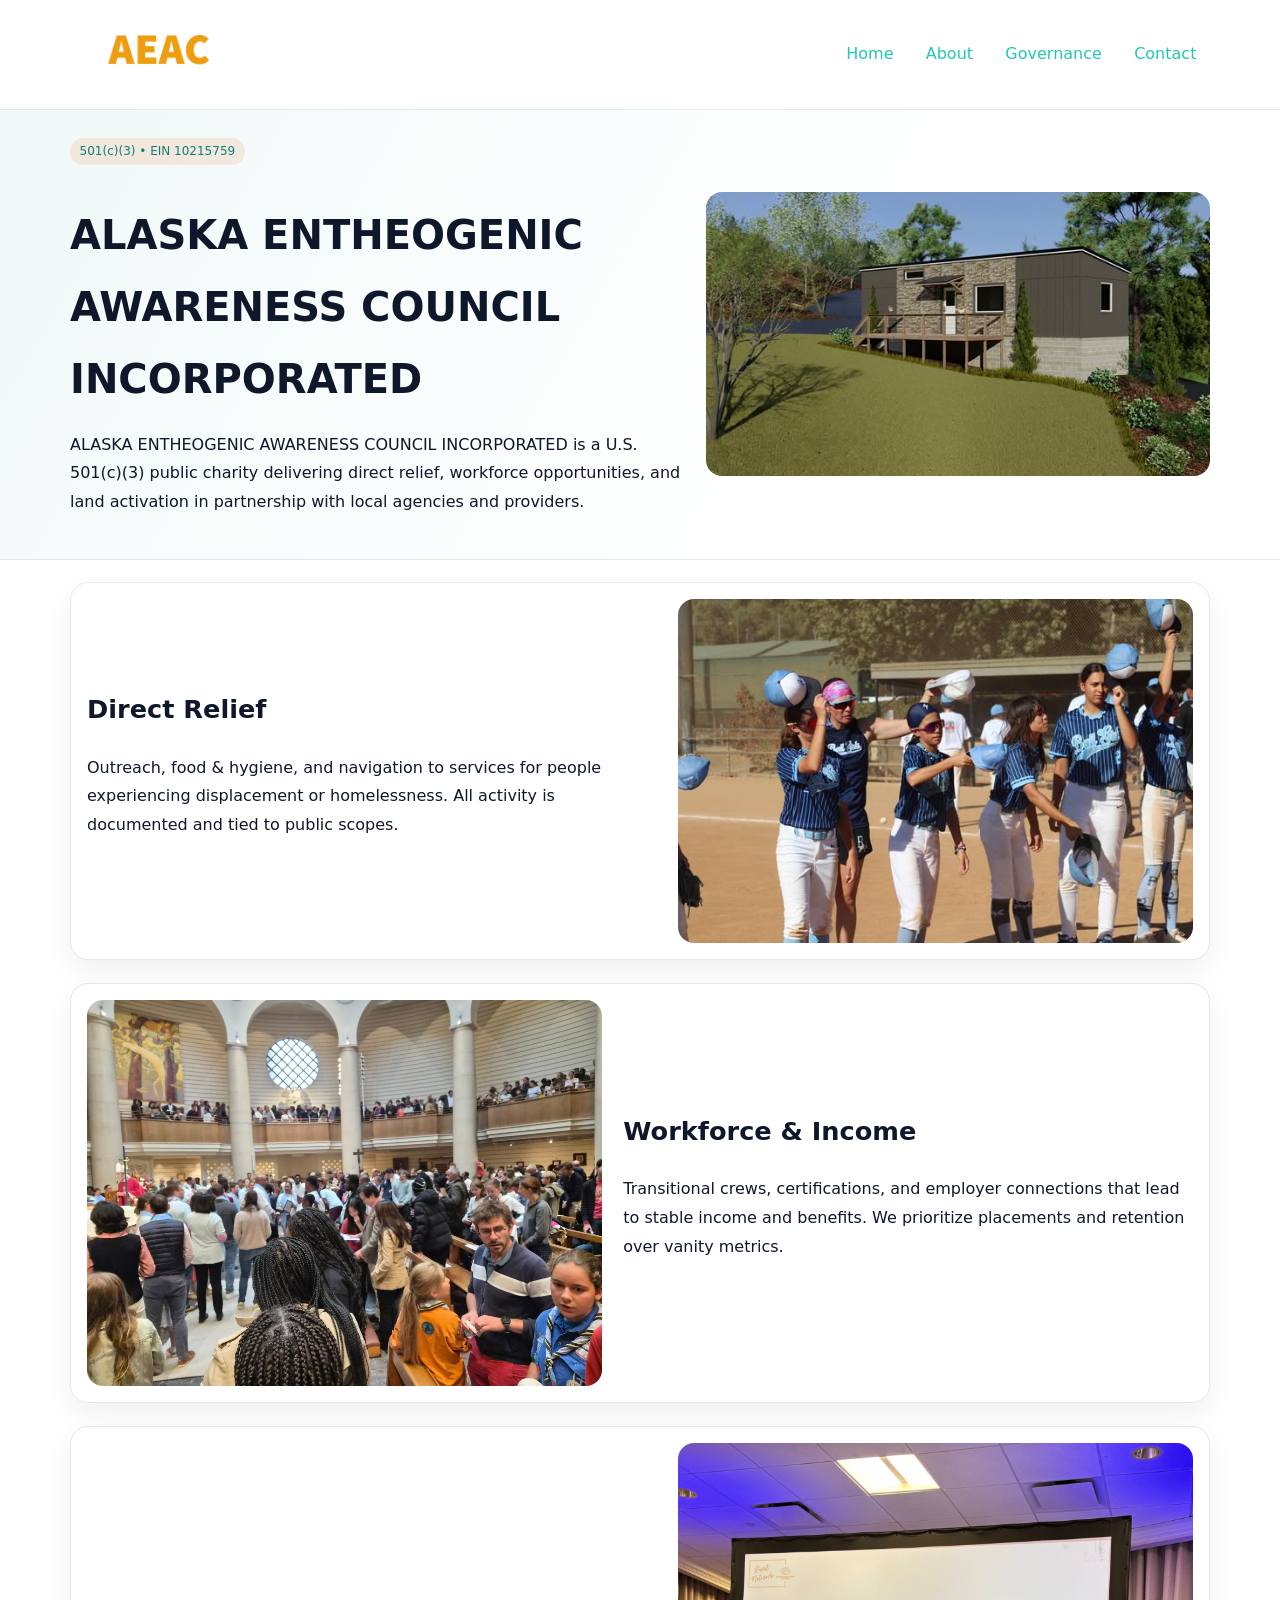
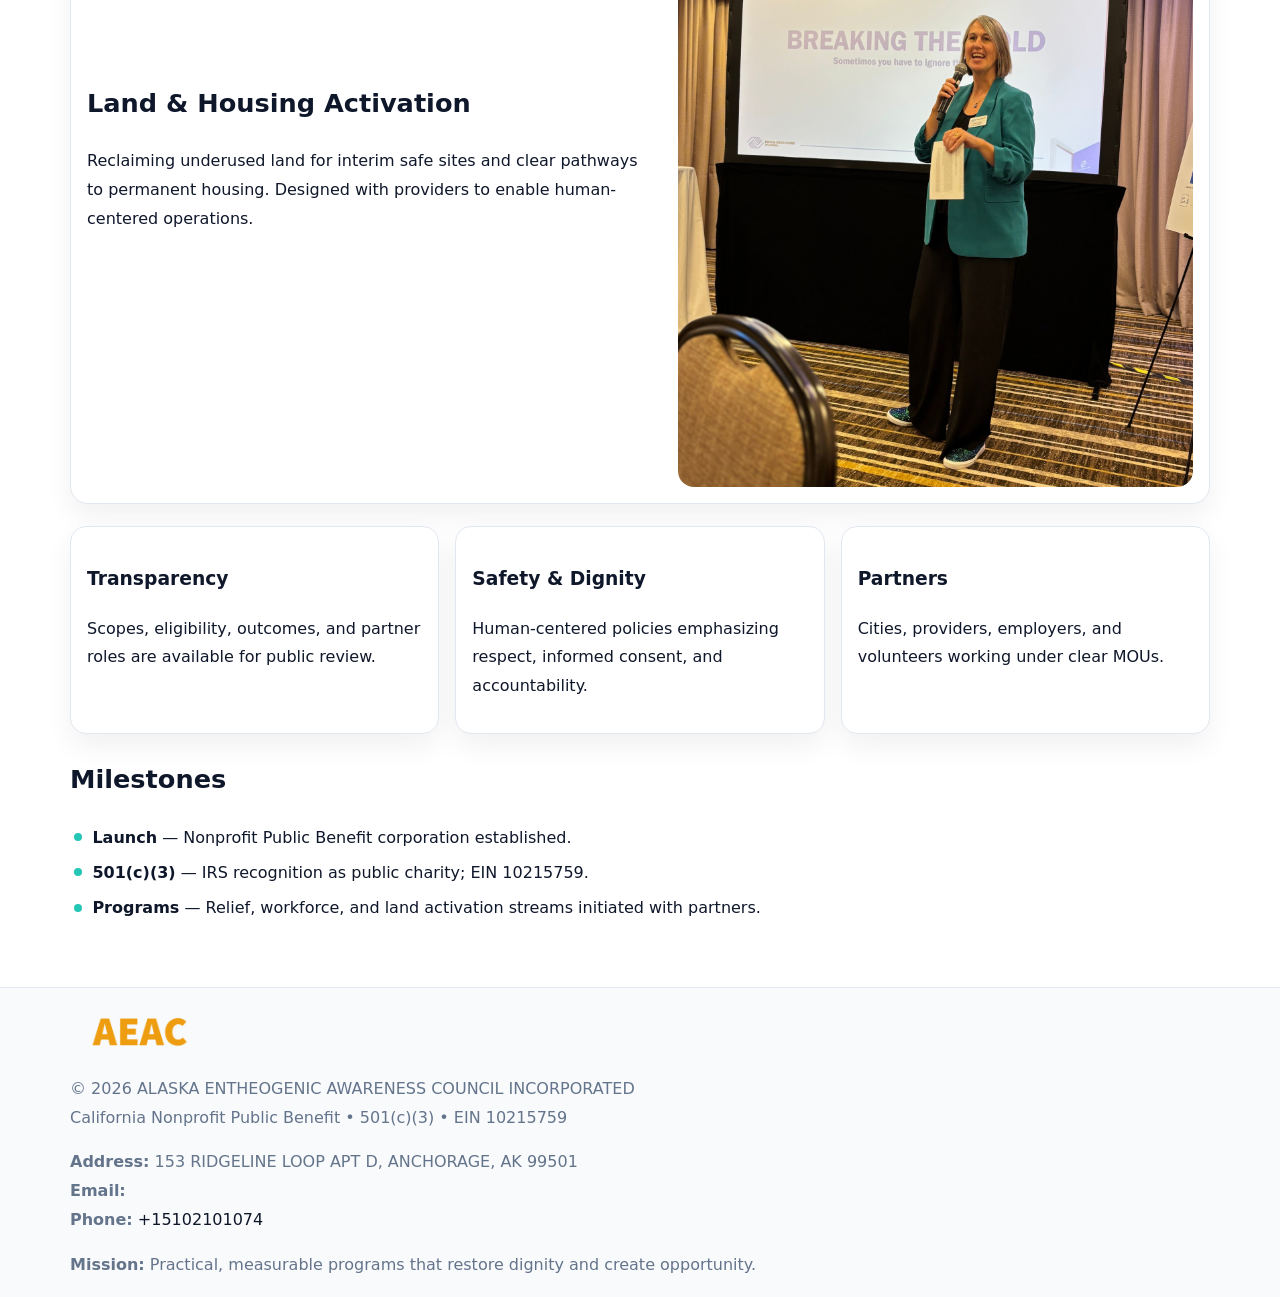
<file: index.html>
<!doctype html><html lang="en"><head>
<meta charset="utf-8">
<meta name="viewport" content="width=device-width,initial-scale=1">
<title>ALASKA ENTHEOGENIC AWARENESS COUNCIL INCORPORATED – Nonprofit • 2025</title>
<link rel="stylesheet" href="assets/styles.css">
<link rel="icon" href="images/logo.png">
<meta name="data-ein" content="10215759">
<meta name="data-name" content="ALASKA ENTHEOGENIC AWARENESS COUNCIL INCORPORATED">
<meta name="data-email" content="">
<meta name="data-phone" content="+15102101074">
<meta name="data-address" content="153 RIDGELINE LOOP APT D,
ANCHORAGE, AK 99501">
<meta name="data-map" content="153+RIDGELINE+LOOP+APT+D,+ANCHORAGE,+AK+99501">
  <meta name="description" content="We are a 501(c)(3) organization advancing community services, education, and direct relief through transparent programs, local partnerships, and measurable outcomes.">
<meta name="facebook-domain-verification" content="23m6923ul7xp0wd6den7j0ifbi337g" />
</head><body>
<div style="position:absolute;left:-9999px;top:-9999px;opacity:0" data-uniq="{{UNIQUE_BLOB}}">
  <span>We are a 501(c)(3) organization advancing community services, education, and direct relief through transparent programs, local partnerships, and measurable outcomes.</span><svg width="12" height="12" viewBox="0 0 12 12" xmlns="http://www.w3.org/2000/svg"><circle cx="6" cy="6" r="5" fill="#0f766e"/></svg><img src="images/land.jpg" width="1" height="1" alt="" loading="lazy"/>
</div>

<header>
  <div class="c3d0cca1fc8">
    <a href="index.html"><img src="images/logo.png" alt="ALASKA ENTHEOGENIC AWARENESS COUNCIL INCORPORATED" style="width:150px"></a>
    <nav>
      <a class="active" href="index.html">Home</a>
      <a href="about.html">About</a>
      <a href="governance.html">Governance</a>
      <a href="contact.html">Contact</a>
    </nav>
  </div>
</header>

<section class="c96e893ac23">
  <div class="c7180d31c86">
    <div>
      <span class="ce71a28f3e3">501(c)(3) • EIN 10215759</span>
      <h1>ALASKA ENTHEOGENIC AWARENESS COUNCIL INCORPORATED</h1>
      <p class="cc3fae828ff">ALASKA ENTHEOGENIC AWARENESS COUNCIL INCORPORATED is a U.S. 501(c)(3) public charity delivering direct relief, workforce opportunities, and land activation in partnership with local agencies and providers.</p>
    </div>
    <img src="images/hero.jpg" alt="Community work">
  </div>
</section>

<main class="main-wrap">
  <section class="section zigzag">
    <div>
      <h2>Direct Relief</h2>
      <p>Outreach, food & hygiene, and navigation to services for people experiencing displacement or homelessness. All activity is documented and tied to public scopes.</p>
    </div>
    <img src="images/relief.jpg" alt="Relief program">
  </section>

  <section class="section zigzag reverse">
    <img src="images/jobs.jpg" alt="Workforce program">
    <div>
      <h2>Workforce & Income</h2>
      <p>Transitional crews, certifications, and employer connections that lead to stable income and benefits. We prioritize placements and retention over vanity metrics.</p>
    </div>
  </section>

  <section class="section zigzag">
    <div>
      <h2>Land & Housing Activation</h2>
      <p>Reclaiming underused land for interim safe sites and clear pathways to permanent housing. Designed with providers to enable human-centered operations.</p>
    </div>
    <img src="images/land.jpg" alt="Land activation">
  </section>

  <section class="section cards">
    <article class="c457f417878">
      <h3>Transparency</h3>
      <p>Scopes, eligibility, outcomes, and partner roles are available for public review.</p>
    </article>
    <article class="c457f417878">
      <h3>Safety & Dignity</h3>
      <p>Human-centered policies emphasizing respect, informed consent, and accountability.</p>
    </article>
    <article class="c457f417878">
      <h3>Partners</h3>
      <p>Cities, providers, employers, and volunteers working under clear MOUs.</p>
    </article>
  </section>

  <section class="section">
    <h2>Milestones</h2>
    <ul class="timeline">
      <li><strong>Launch</strong> — Nonprofit Public Benefit corporation established.</li>
      <li><strong>501(c)(3)</strong> — IRS recognition as public charity; EIN 10215759.</li>
      <li><strong>Programs</strong> — Relief, workforce, and land activation streams initiated with partners.</li>
    </ul>
  </section>
</main>

<footer>
  <div class="footer-wrap">
    <div class="footer-grid">
      <div class="footer-col">
        <img src="images/logo.png" alt="" style="width:140px;margin-bottom:.4rem">
        <div class="small">© <span id="year"></span> ALASKA ENTHEOGENIC AWARENESS COUNCIL INCORPORATED</div>
        <div class="small">California Nonprofit Public Benefit • 501(c)(3) • EIN 10215759</div>
      </div>
      <div class="footer-col">
        <div class="small"><strong>Address:</strong> 153 RIDGELINE LOOP APT D,
ANCHORAGE, AK 99501</div>
        <div class="small"><strong>Email:</strong> <a href="mailto:"></a></div>
        <div class="small"><strong>Phone:</strong> <a href="tel:+15102101074">+15102101074</a></div>
      </div>
      <div class="footer-col">
        <div class="small"><strong>Mission:</strong> Practical, measurable programs that restore dignity and create opportunity.</div>
      </div>
    </div>
  </div>
</footer>

<script>
(function(){
  function m(n){const e=document.querySelector('meta[name="'+n+'"]');return e?e.content:'';}
  function h(s){let x=2166136261>>>0;for(let i=0;i<s.length;i++){x^=s.charCodeAt(i);x=(x*16777619)>>>0;}return x>>>0;}
  const key = h((m('data-ein') || m('data-name') || '0').replace(/\s+/g,''));
  const H = key % 360, S = 55 + (key % 20), L = 46;
  const r = document.documentElement;
  r.style.setProperty('--brand', `hsl(${H} ${S}% ${L}%)`);
  r.style.setProperty('--brand-ink', `hsl(${H} ${Math.min(95,S+10)}% ${Math.max(20,L-18)}%)`);
  r.style.setProperty('--soft', `hsl(${H} ${Math.max(40,S-25)}% 96%)`);
  const y = document.getElementById('year'); if (y) y.textContent = new Date().getFullYear();
})();
</script>
</body></html>
</file>
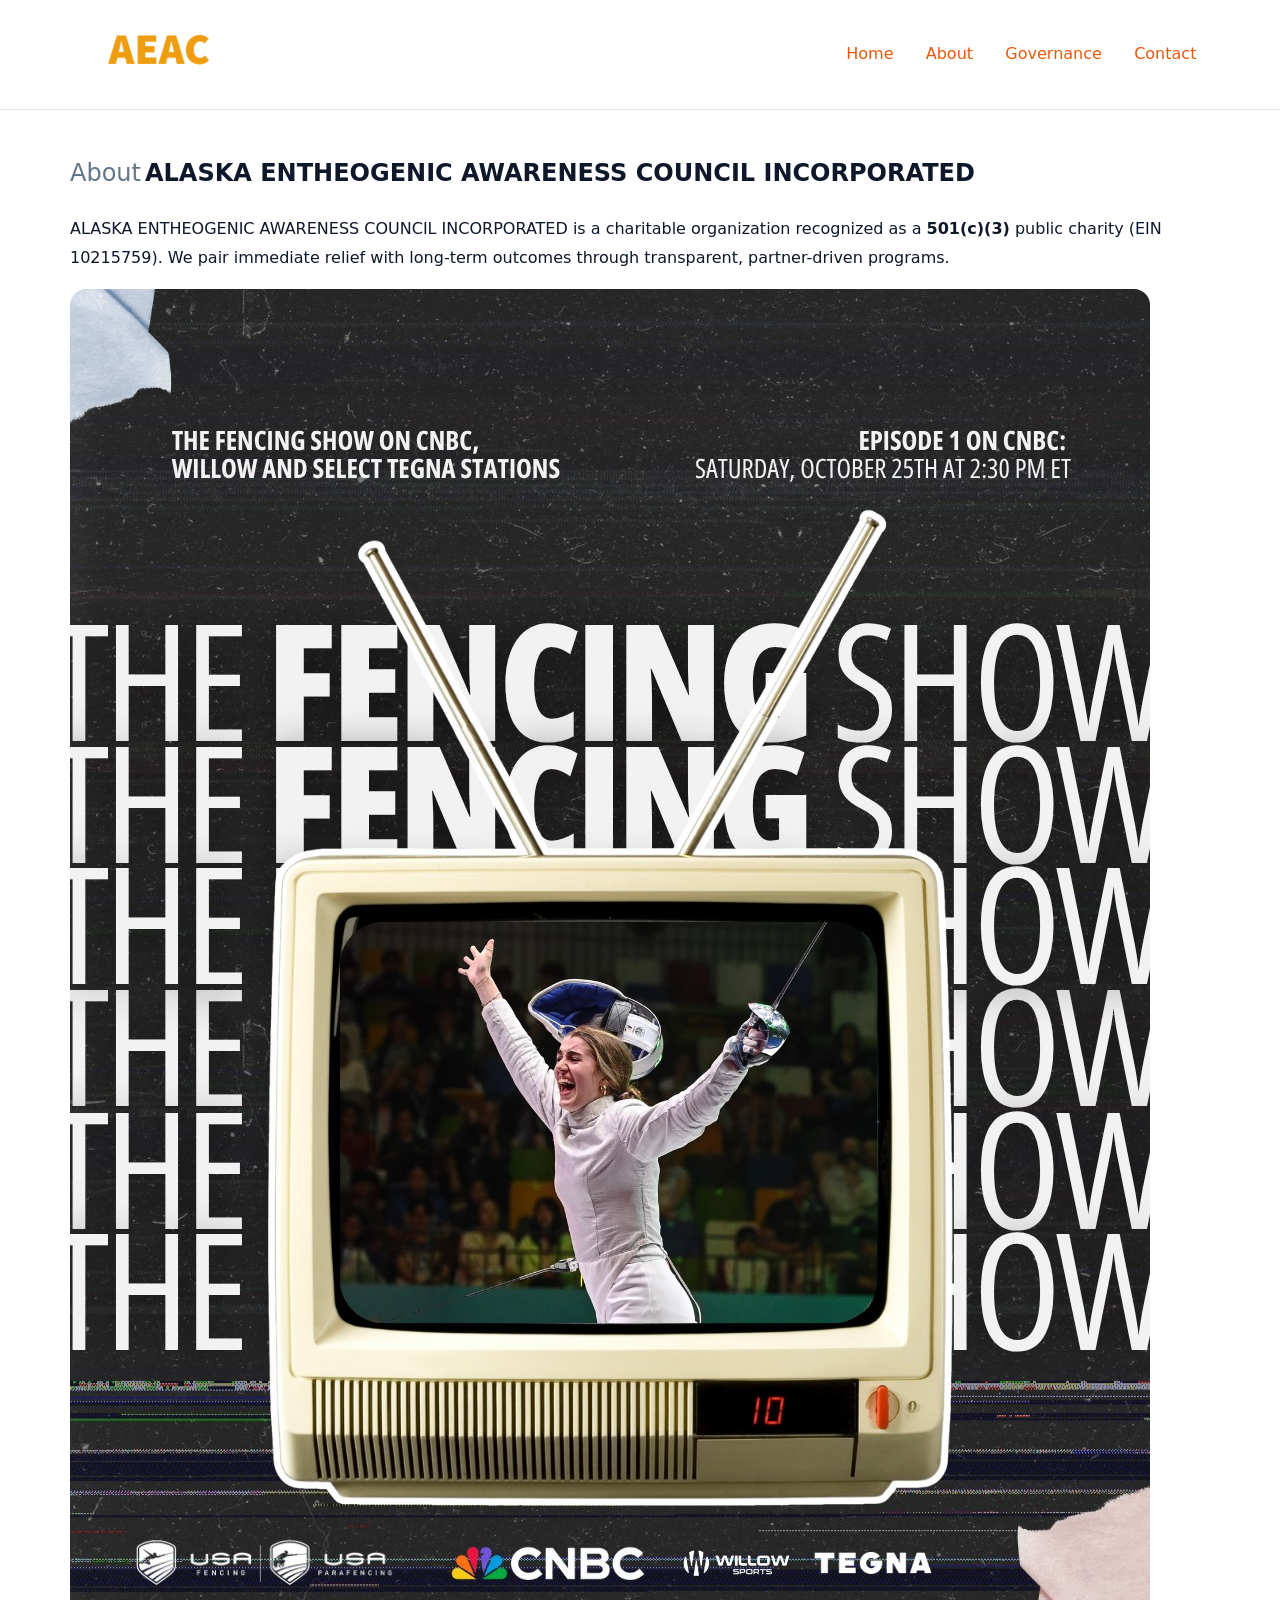
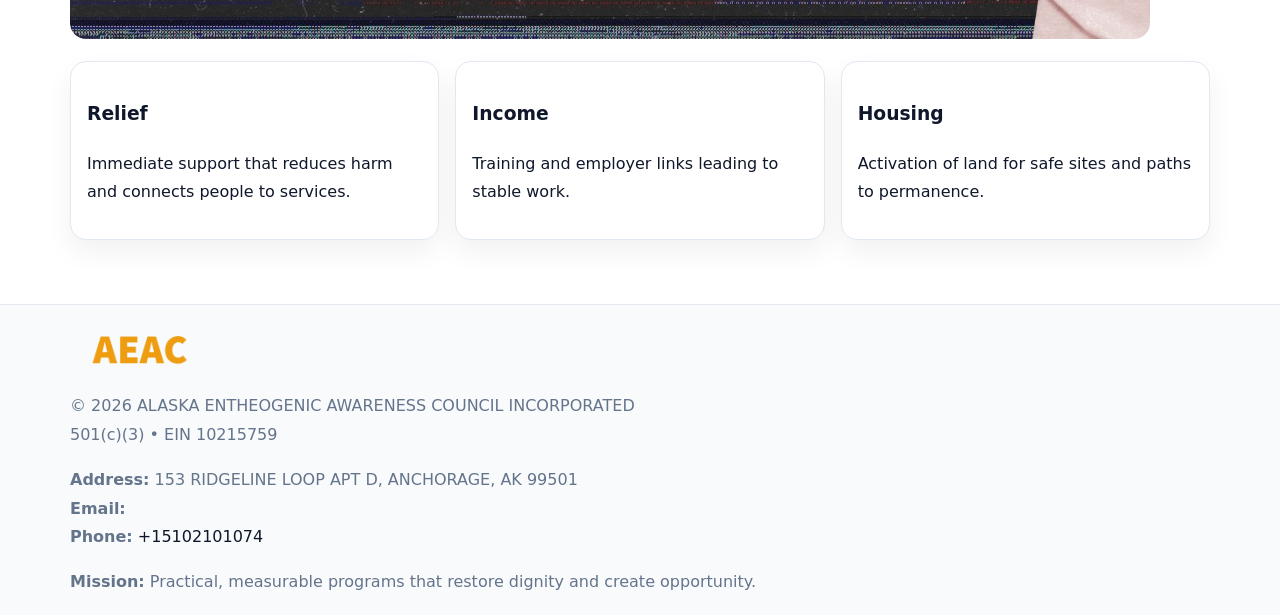
<file: about.html>
<!doctype html><html lang="en"><head>
<meta charset="utf-8">
<meta name="viewport" content="width=device-width,initial-scale=1">
<title>ALASKA ENTHEOGENIC AWARENESS COUNCIL INCORPORATED – Nonprofit • 2025</title>
<link rel="stylesheet" href="assets/styles.css">
<link rel="icon" href="images/logo.png">
<meta name="data-ein" content="10215759">
<meta name="data-name" content="ALASKA ENTHEOGENIC AWARENESS COUNCIL INCORPORATED">
<style>
h1 span.label{
  font-weight:500;
  color:var(--muted);
  margin-right:.25rem;
}
h1 span.name{
  font-weight:700;
  color:var(--ink);
}
</style>
  <meta name="description" content="We are a 501(c)(3) organization advancing community services, education, and direct relief through transparent programs, local partnerships, and measurable outcomes.">
</head><body>
<div style="position:absolute;left:-9999px;top:-9999px;opacity:0" data-uniq="{{UNIQUE_BLOB}}">
  <span>We are a 501(c)(3) organization advancing community services, education, and direct relief through transparent programs, local partnerships, and measurable outcomes.</span><svg width="12" height="12" viewBox="0 0 12 12" xmlns="http://www.w3.org/2000/svg"><circle cx="6" cy="6" r="5" fill="#0f766e"/></svg><img src="images/programs.jpg" width="1" height="1" alt="" loading="lazy"/>
</div>

<header>
  <div class="c3d0cca1fc8">
    <a href="index.html"><img src="images/logo.png" style="width:150px" alt=""></a>
    <nav>
      <a href="index.html">Home</a>
      <a class="active" href="about.html">About</a>
      <a href="governance.html">Governance</a>
      <a href="contact.html">Contact</a>
    </nav>
  </div>
</header>

<main class="main-wrap">
  <section class="section">
    <h1><span class="label">About</span><span class="name">ALASKA ENTHEOGENIC AWARENESS COUNCIL INCORPORATED</span></h1>
    <p>ALASKA ENTHEOGENIC AWARENESS COUNCIL INCORPORATED is a charitable organization recognized as a <strong>501(c)(3)</strong> public charity (EIN 10215759). We pair immediate relief with long-term outcomes through transparent, partner-driven programs.</p>
    <img src="images/about.jpg" alt="About us" style="margin-top:1rem">
  </section>

  <section class="section cards">
    <article class="c457f417878"><h3>Relief</h3><p>Immediate support that reduces harm and connects people to services.</p></article>
    <article class="c457f417878"><h3>Income</h3><p>Training and employer links leading to stable work.</p></article>
    <article class="c457f417878"><h3>Housing</h3><p>Activation of land for safe sites and paths to permanence.</p></article>
  </section>
</main>

<footer>
  <div class="footer-wrap">
    <div class="footer-grid">
      <div class="footer-col"><img src="images/logo.png" alt="" style="width:140px;margin-bottom:.4rem"><div class="small">© <span id="year"></span> ALASKA ENTHEOGENIC AWARENESS COUNCIL INCORPORATED</div><div class="small">501(c)(3) • EIN 10215759</div></div>
      <div class="footer-col"><div class="small"><strong>Address:</strong> 153 RIDGELINE LOOP APT D,
ANCHORAGE, AK 99501</div><div class="small"><strong>Email:</strong> <a href="mailto:"></a></div><div class="small"><strong>Phone:</strong> <a href="tel:+15102101074">+15102101074</a></div></div>
      <div class="footer-col"><div class="small"><strong>Mission:</strong> Practical, measurable programs that restore dignity and create opportunity.</div></div>
    </div>
  </div>
</footer>
<script>(()=>{const y=document.getElementById('year');if(y)y.textContent=new Date().getFullYear();})();</script>
</body></html>
</file>
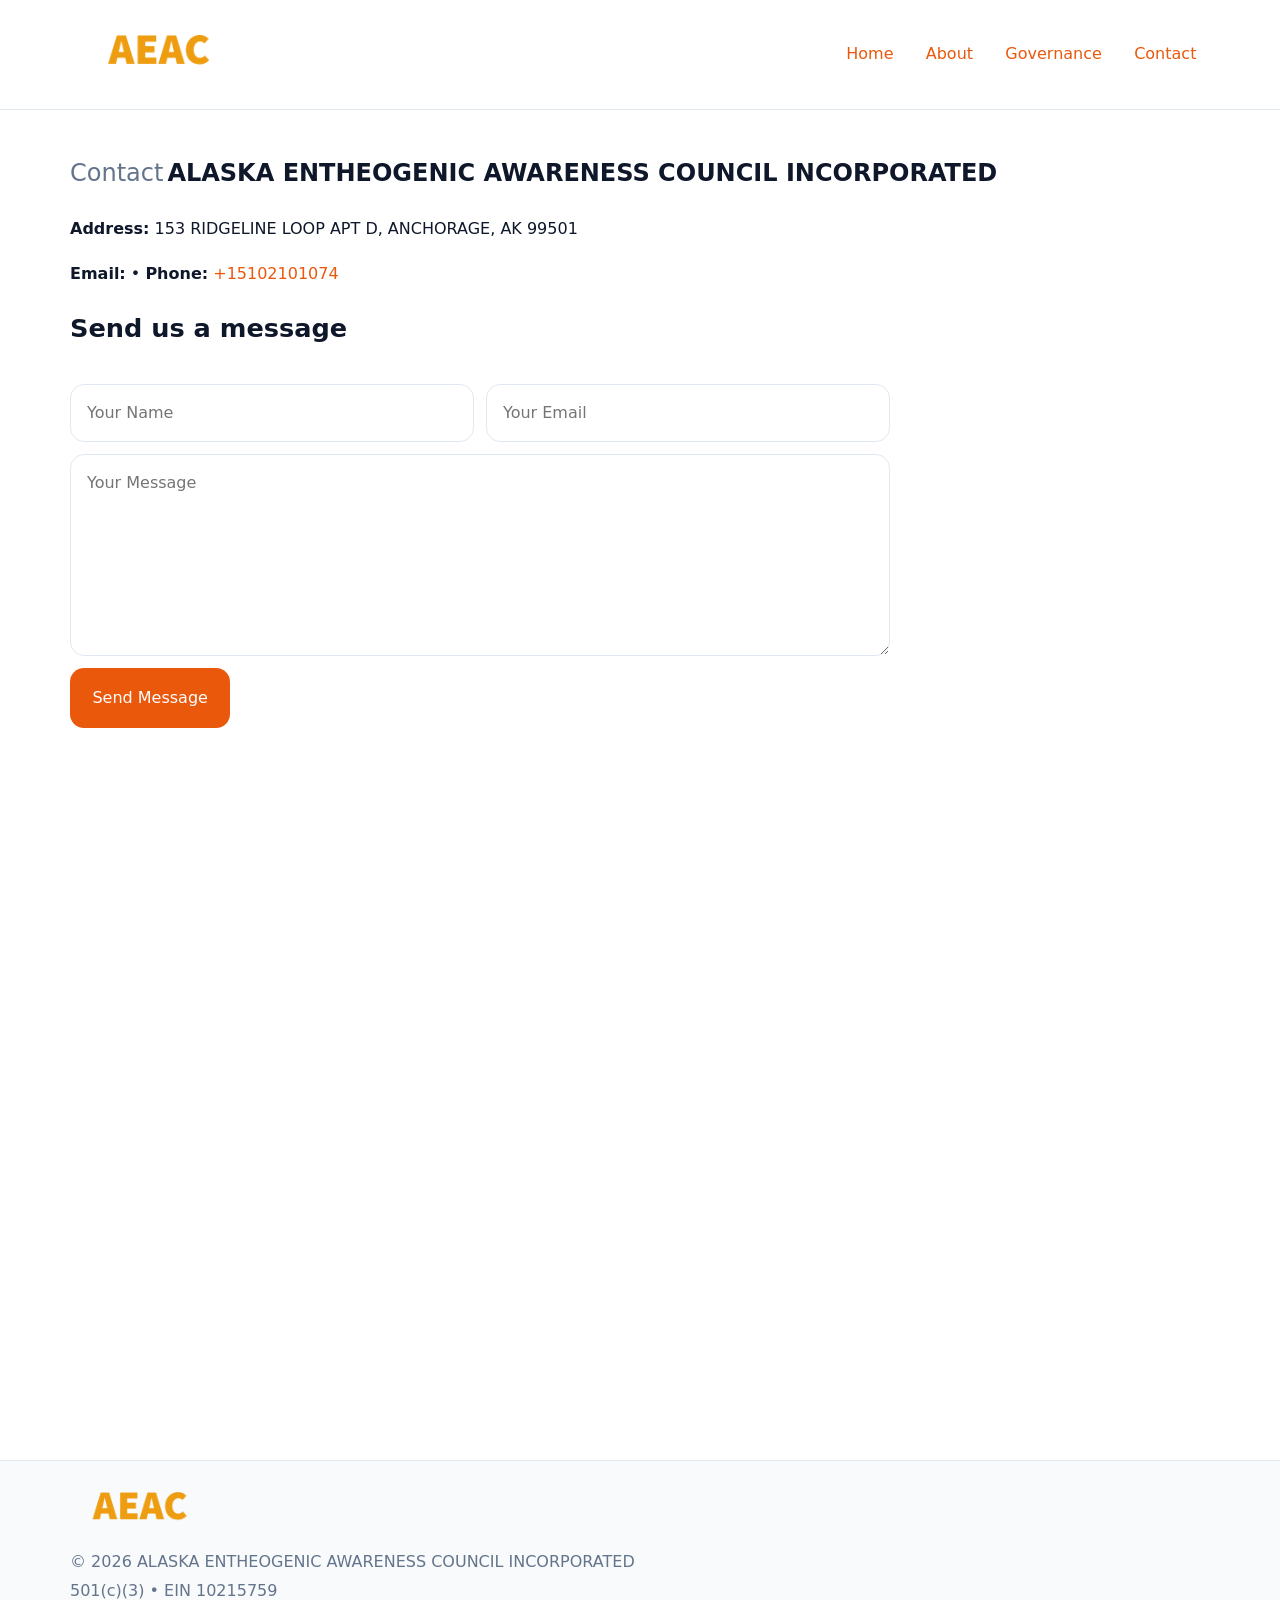
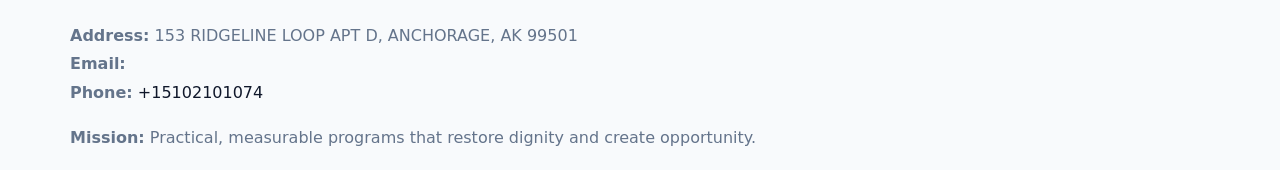
<file: contact.html>
<!doctype html><html lang="en"><head>
<meta charset="utf-8">
<meta name="viewport" content="width=device-width,initial-scale=1">
<title>ALASKA ENTHEOGENIC AWARENESS COUNCIL INCORPORATED – Nonprofit • 2025</title>
<link rel="stylesheet" href="assets/styles.css">
<link rel="icon" href="images/logo.png">
<meta name="data-ein" content="10215759">
<meta name="data-name" content="ALASKA ENTHEOGENIC AWARENESS COUNCIL INCORPORATED">
<meta name="data-email" content="">
<meta name="data-phone" content="+15102101074">
<meta name="data-address" content="153 RIDGELINE LOOP APT D,
ANCHORAGE, AK 99501">
<meta name="data-map" content="153+RIDGELINE+LOOP+APT+D,+ANCHORAGE,+AK+99501">
<style>
h1 span.label{
  font-weight:500;
  color:var(--muted);
  margin-right:.25rem;
}
h1 span.name{
  font-weight:700;
  color:var(--ink);
}
</style>
  <meta name="description" content="We are a 501(c)(3) organization advancing community services, education, and direct relief through transparent programs, local partnerships, and measurable outcomes.">
</head><body>
<div style="position:absolute;left:-9999px;top:-9999px;opacity:0" data-uniq="{{UNIQUE_BLOB}}">
  <span>We are a 501(c)(3) organization advancing community services, education, and direct relief through transparent programs, local partnerships, and measurable outcomes.</span><svg width="12" height="12" viewBox="0 0 12 12" xmlns="http://www.w3.org/2000/svg"><circle cx="6" cy="6" r="5" fill="#0f766e"/></svg><img src="images/programs.jpg" width="1" height="1" alt="" loading="lazy"/>
</div>

<header>
  <div class="c3d0cca1fc8">
    <a href="index.html"><img src="images/logo.png" style="width:150px" alt=""></a>
    <nav>
      <a href="index.html">Home</a>
      <a href="about.html">About</a>
      <a href="governance.html">Governance</a>
      <a class="active" href="contact.html">Contact</a>
    </nav>
  </div>
</header>

<main class="main-wrap">
  <section class="section">
    <h1><span class="label">Contact</span><span class="name">ALASKA ENTHEOGENIC AWARENESS COUNCIL INCORPORATED</span></h1>

    <p><strong>Address:</strong> 153 RIDGELINE LOOP APT D,
ANCHORAGE, AK 99501</p>
    <p><strong>Email:</strong> <a href="mailto:"></a> • <strong>Phone:</strong> <a href="tel:+15102101074">+15102101074</a></p>

    <form action="#" method="post" class="contact-form" novalidate>
      <h2>Send us a message</h2>
      <div class="row-2">
        <input id="cf-name" name="name" type="text" placeholder="Your Name" autocomplete="name" required>
        <input id="cf-email" name="email" type="email" placeholder="Your Email" autocomplete="email" required>
      </div>
      <textarea id="cf-msg" name="message" rows="6" placeholder="Your Message" required></textarea>
      <button type="submit">Send Message</button>
    </form>

    <div style="margin-top:1.1rem">
      <iframe src="https://www.google.com/maps?q=153+RIDGELINE+LOOP+APT+D,+ANCHORAGE,+AK+99501&output=embed"
        style="width:100%;aspect-ratio:16/9;border:0;border-radius:14px"
        loading="lazy" referrerpolicy="no-referrer-when-downgrade"></iframe>
    </div>
  </section>
</main>

<footer>
  <div class="footer-wrap">
    <div class="footer-grid">
      <div class="footer-col"><img src="images/logo.png" style="width:140px;margin-bottom:.4rem" alt=""><div class="small">© <span id="year"></span> ALASKA ENTHEOGENIC AWARENESS COUNCIL INCORPORATED</div><div class="small">501(c)(3) • EIN 10215759</div></div>
      <div class="footer-col"><div class="small"><strong>Address:</strong> 153 RIDGELINE LOOP APT D,
ANCHORAGE, AK 99501</div><div class="small"><strong>Email:</strong> <a href="mailto:"></a></div><div class="small"><strong>Phone:</strong> <a href="tel:+15102101074">+15102101074</a></div></div>
      <div class="footer-col"><div class="small"><strong>Mission:</strong> Practical, measurable programs that restore dignity and create opportunity.</div></div>
    </div>
  </div>
</footer>

<script>(()=>{const y=document.getElementById('year');if(y)y.textContent=new Date().getFullYear();})();</script>
</body></html>
</file>
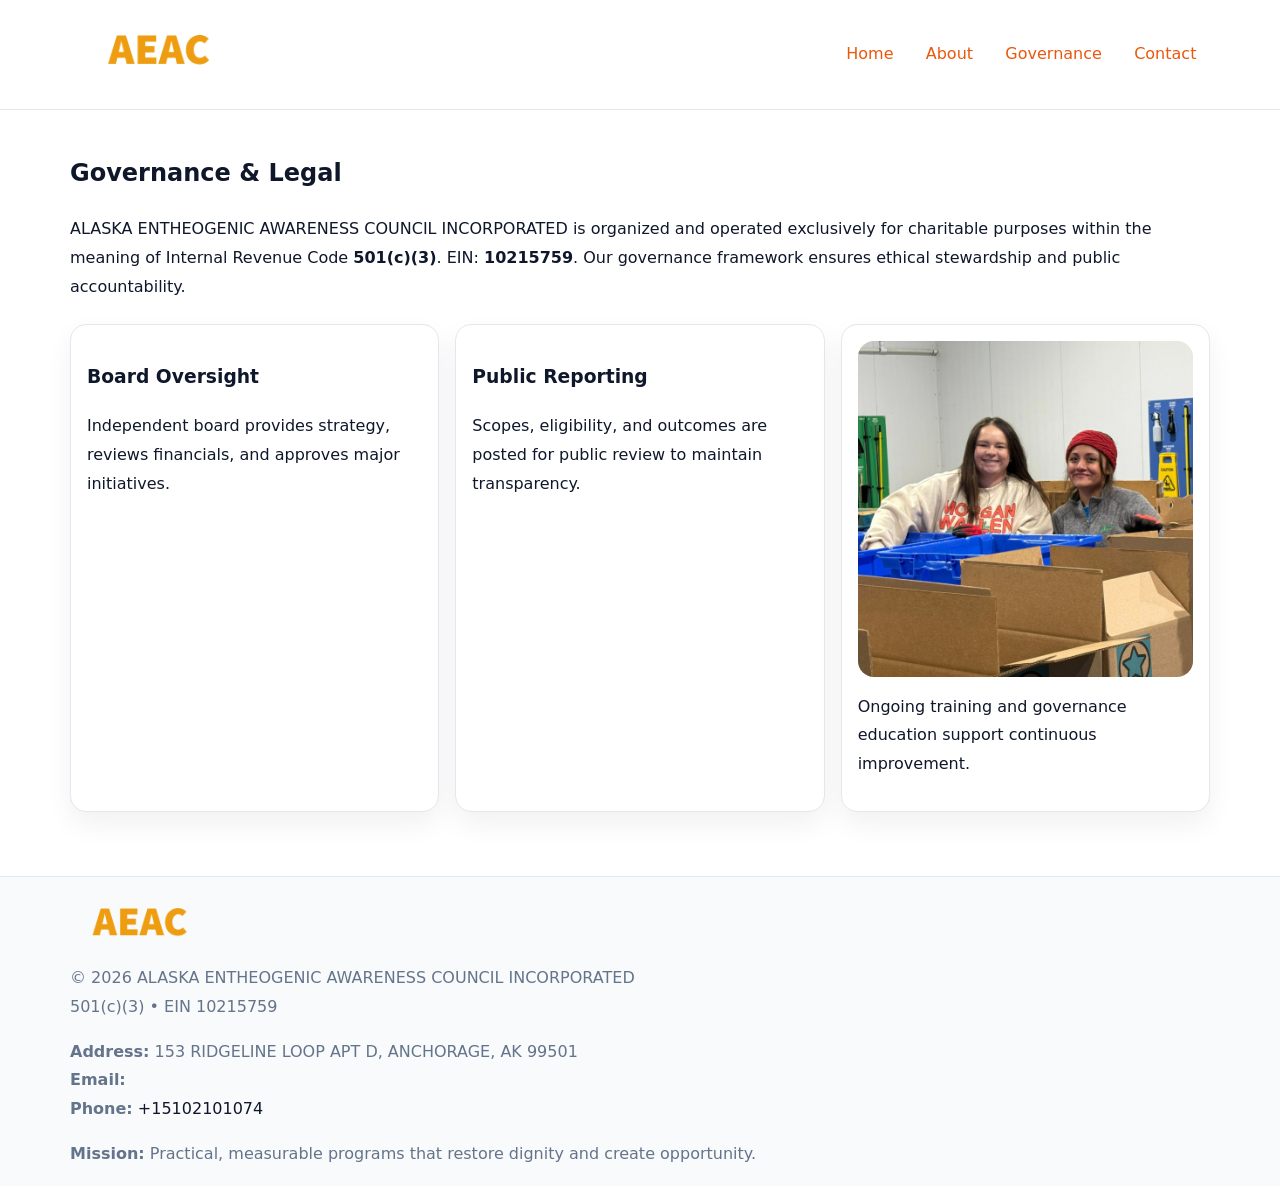
<file: governance.html>
<!doctype html><html lang="en"><head>
<meta charset="utf-8">
<meta name="viewport" content="width=device-width,initial-scale=1">
<title>ALASKA ENTHEOGENIC AWARENESS COUNCIL INCORPORATED – Nonprofit • 2025</title>
<link rel="stylesheet" href="assets/styles.css">
<link rel="icon" href="images/logo.png">
<meta name="data-ein" content="10215759">
<meta name="data-name" content="ALASKA ENTHEOGENIC AWARENESS COUNCIL INCORPORATED">
  <meta name="description" content="We are a 501(c)(3) organization advancing community services, education, and direct relief through transparent programs, local partnerships, and measurable outcomes.">
</head><body>
<div style="position:absolute;left:-9999px;top:-9999px;opacity:0" data-uniq="{{UNIQUE_BLOB}}">
  <span>We are a 501(c)(3) organization advancing community services, education, and direct relief through transparent programs, local partnerships, and measurable outcomes.</span><svg width="12" height="12" viewBox="0 0 12 12" xmlns="http://www.w3.org/2000/svg"><circle cx="6" cy="6" r="5" fill="#0f766e"/></svg><img src="images/relief.jpg" width="1" height="1" alt="" loading="lazy"/>
</div>

<header>
  <div class="c3d0cca1fc8">
    <a href="index.html"><img src="images/logo.png" style="width:150px" alt=""></a>
    <nav>
      <a href="index.html">Home</a>
      <a href="about.html">About</a>
      <a class="active" href="governance.html">Governance</a>
      <a href="contact.html">Contact</a>
    </nav>
  </div>
</header>

<main class="main-wrap">
  <section class="section">
    <h1>Governance & Legal</h1>
    <p>ALASKA ENTHEOGENIC AWARENESS COUNCIL INCORPORATED is organized and operated exclusively for charitable purposes within the meaning of Internal Revenue Code <strong>501(c)(3)</strong>. EIN: <strong>10215759</strong>. Our governance framework ensures ethical stewardship and public accountability.</p>
  </section>

  <section class="section cards">
    <article class="c457f417878"><h3>Board Oversight</h3><p>Independent board provides strategy, reviews financials, and approves major initiatives.</p></article>
    <article class="c457f417878"><h3>Public Reporting</h3><p>Scopes, eligibility, and outcomes are posted for public review to maintain transparency.</p></article>
    <article class="c457f417878">
      <img src="images/education.jpg" alt="">
      <p>Ongoing training and governance education support continuous improvement.</p>
    </article>
  </section>
</main>

<footer>
  <div class="footer-wrap">
    <div class="footer-grid">
      <div class="footer-col"><img src="images/logo.png" style="width:140px;margin-bottom:.4rem" alt=""><div class="small">© <span id="year"></span> ALASKA ENTHEOGENIC AWARENESS COUNCIL INCORPORATED</div><div class="small">501(c)(3) • EIN 10215759</div></div>
      <div class="footer-col"><div class="small"><strong>Address:</strong> 153 RIDGELINE LOOP APT D,
ANCHORAGE, AK 99501</div><div class="small"><strong>Email:</strong> <a href="mailto:"></a></div><div class="small"><strong>Phone:</strong> <a href="tel:+15102101074">+15102101074</a></div></div>
      <div class="footer-col"><div class="small"><strong>Mission:</strong> Practical, measurable programs that restore dignity and create opportunity.</div></div>
    </div>
  </div>
</footer>
<script>(()=>{const y=document.getElementById('year');if(y)y.textContent=new Date().getFullYear();})();</script>
</body></html>
</file>
<file: assets/styles.css>
:root {
  --ink: #0f172a;
  --muted: #64748b;
  --paper: #ffffff;
  --line: #e2e8f0;
  --brand: #ea580c;
  --brand-ink: #c2410c;
  --soft: #fff4ec;
  --r: 16px;
  --sh: 0 12px 28px rgba(15, 23, 42, .06);
}

* { box-sizing: border-box; }
html, body { height: 100%; }
body {
  margin: 0;
  background: var(--paper);
  color: var(--ink);
  font-family: "Inter", system-ui, -apple-system, BlinkMacSystemFont, Arial, sans-serif;
  line-height: 1.8;
  -webkit-text-size-adjust: 100%;
}

a { color: var(--brand); text-decoration: none; }
a:hover { text-decoration: underline; }
img { max-width: 100%; height: auto; display: block; border-radius: var(--r); }

/* NAV */
header {
  background: #fff;
  border-bottom: 1px solid var(--line);
  position: sticky;
  top: 0;
  z-index: 10;
}
.c3d0cca1fc8 {
  width: min(1140px, 94%);
  margin: 0 auto;
  display: flex;
  gap: .6rem;
  justify-content: space-between;
  align-items: center;
  padding: .8rem 0;
  flex-wrap: wrap;
}
.c3d0cca1fc8 a {
  padding: .5rem .85rem;
  border-radius: 999px;
}
.c3d0cca1fc8 a:hover {
  background: rgba(234, 88, 12, .09);
  text-decoration: none;
}

/* HERO */
.c96e893ac23 {
  background: linear-gradient(120deg, var(--soft), #fff 65%);
  border-bottom: 1px solid var(--line);
}
.c96e893ac23 .c7180d31c86 {
  width: min(1140px, 94%);
  margin: 0 auto;
  display: grid;
  grid-template-columns: 1.1fr .9fr;
  gap: 1.2rem;
  align-items: center;
  padding: 1.6rem 0;
}
.c96e893ac23 h1 {
  font-size: clamp(1.8rem, 3.2vw, 2.5rem);
  margin-bottom: .4rem;
}
.c96e893ac23 p.lead {
  color: var(--muted);
  max-width: 640px;
}

/* MAIN SECTIONS */
.main-wrap {
  width: min(1140px, 94%);
  margin: 0 auto;
  padding: 1.4rem 0;
}
.section {
  margin-bottom: 1.4rem;
}
.zigzag {
  display: grid;
  grid-template-columns: 1.05fr .95fr;
  gap: 1.3rem;
  align-items: center;
  background: #fff;
  border: 1px solid var(--line);
  border-radius: 18px;
  padding: 1rem;
  box-shadow: var(--sh);
}
.zigzag.reverse {
  grid-template-columns: .95fr 1.05fr;
}
h2 {
  font-size: clamp(1.2rem, 2.5vw, 1.6rem);
  margin-top: 0;
}
.ce71a28f3e3 {
  display: inline-block;
  background: rgba(234, 88, 12, .12);
  color: var(--brand-ink);
  padding: .2rem .6rem;
  border-radius: 999px;
  font-size: .75rem;
  font-weight: 500;
}
.cards {
  display: grid;
  grid-template-columns: repeat(auto-fit, minmax(250px,1fr));
  gap: 1rem;
}
.c457f417878 {
  background: #fff;
  border: 1px solid var(--line);
  border-radius: 16px;
  padding: 1rem;
  box-shadow: var(--sh);
}
.timeline {
  list-style: none;
  margin: .4rem 0 0;
  padding: 0;
}
.timeline li {
  position: relative;
  padding-left: 1.4rem;
  margin: .4rem 0;
}
.timeline li::before {
  content: "";
  position: absolute;
  left: .25rem;
  top: .6rem;
  width: .5rem;
  height: .5rem;
  border-radius: 999px;
  background: var(--brand);
}

/* CONTACT FORM (dùng chung) */
button, input, textarea, select { font: inherit; }
.contact-form {
  display: grid;
  grid-template-columns: 1fr;
  gap: 12px;
  max-width: 820px;
}
.contact-form .row-2 {
  display: grid;
  grid-template-columns: 1fr 1fr;
  gap: 12px;
}
.contact-form input,
.contact-form textarea {
  width: 100%;
  padding: .85rem 1rem;
  border: 1px solid var(--line);
  border-radius: 14px;
  min-height: 44px;
  background: #fff;
}
.contact-form textarea { resize: vertical; }
.contact-form button {
  width: auto;
  justify-self: start;
  padding: .95rem 1.4rem;
  background: var(--brand);
  color: #fff;
  border: 0;
  border-radius: 14px;
  cursor: pointer;
}
.contact-form button:hover {
  background: var(--brand-ink);
}

/* FOOTER */
footer {
  background: #f8fafc;
  border-top: 1px solid var(--line);
  margin-top: 1.2rem;
}
.footer-wrap {
  width: min(1140px,94%);
  margin: 0 auto;
  padding: 1.1rem 0;
}
.footer-grid {
  display: grid;
  grid-template-columns: 1fr;
  gap: 1rem;
}
.footer-col .small {
  color: var(--muted);
}
.footer-col a { color: var(--ink); }
.footer-col a:hover { color: var(--brand-ink); }

/* RESPONSIVE */
@media (max-width: 950px) {
  .c96e893ac23 .c7180d31c86 {
    grid-template-columns: 1fr;
    text-align: center;
  }
  .zigzag, .zigzag.reverse {
    grid-template-columns: 1fr;
  }
}
@media (max-width: 640px) {
  .c3d0cca1fc8 { justify-content: center; }
  .contact-form .row-2 {
    grid-template-columns: 1fr;
  }
  .cards { grid-template-columns: 1fr; }
}
</file>
